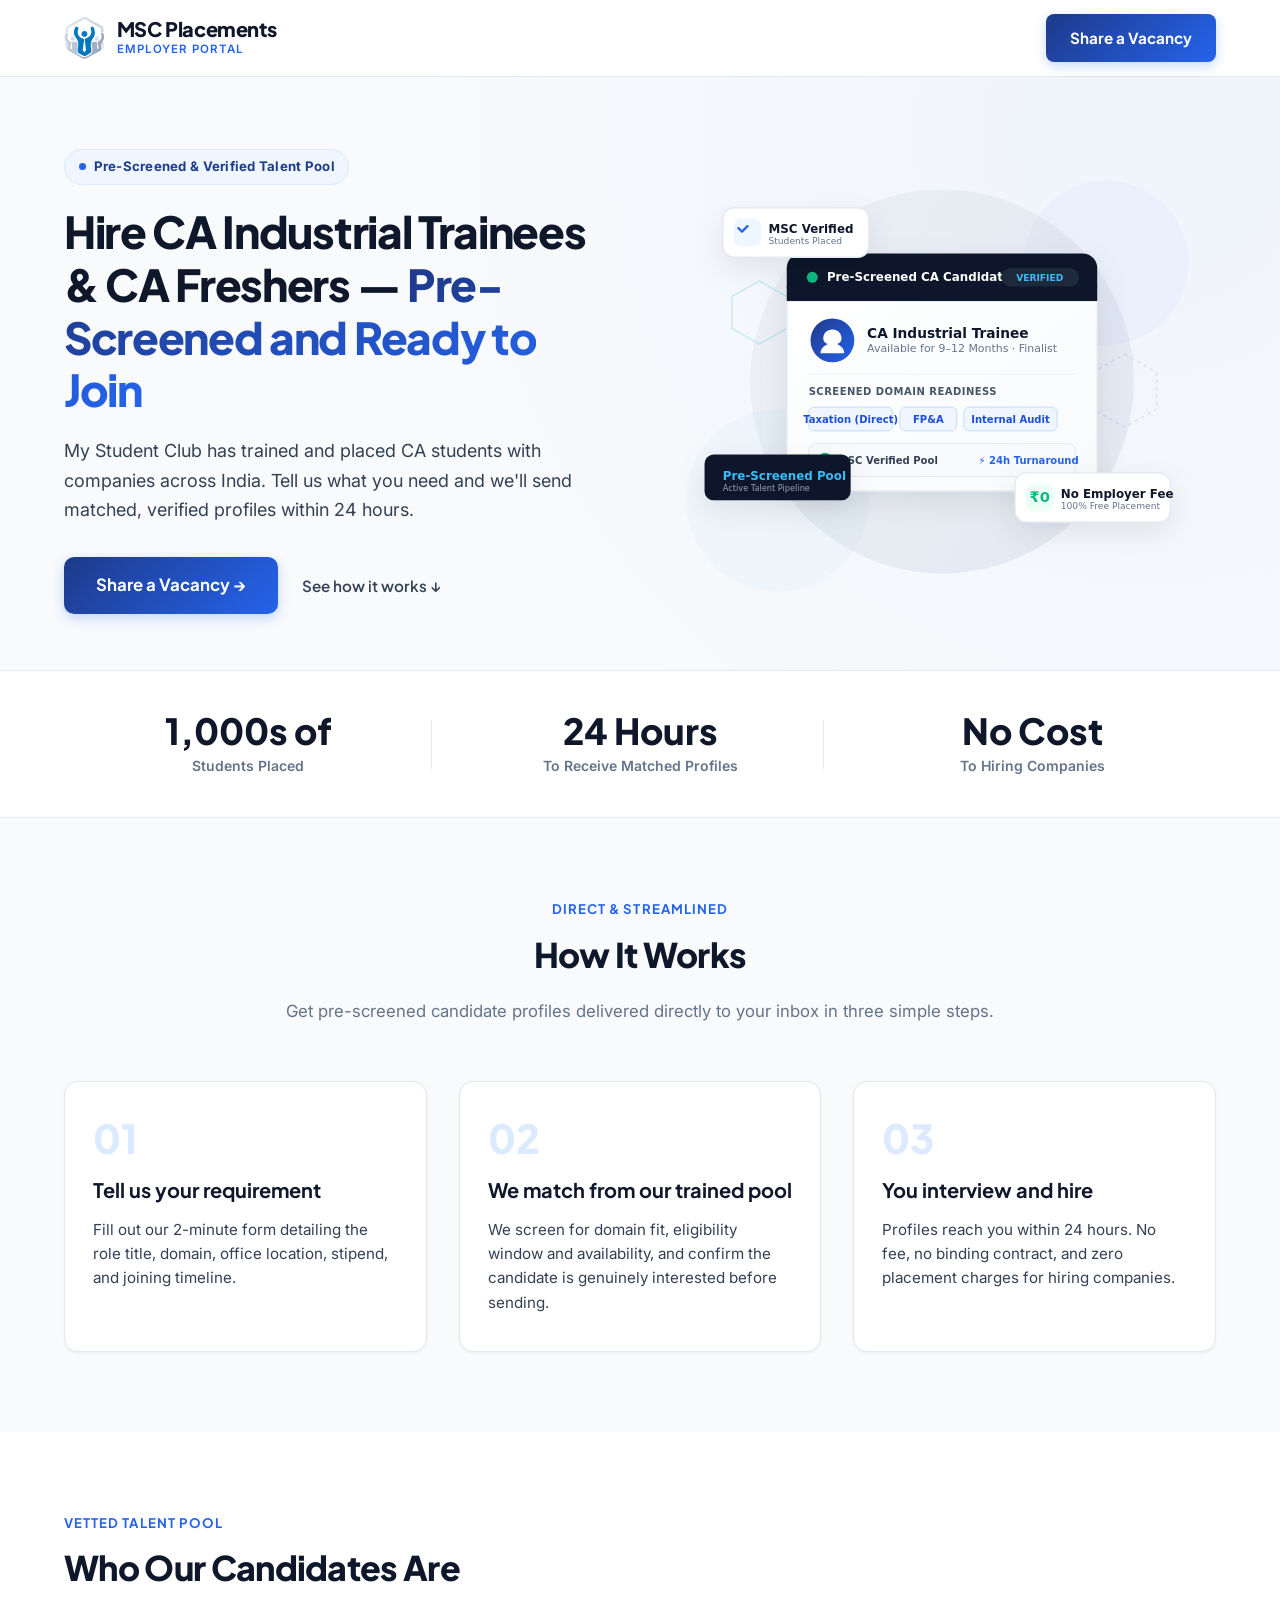
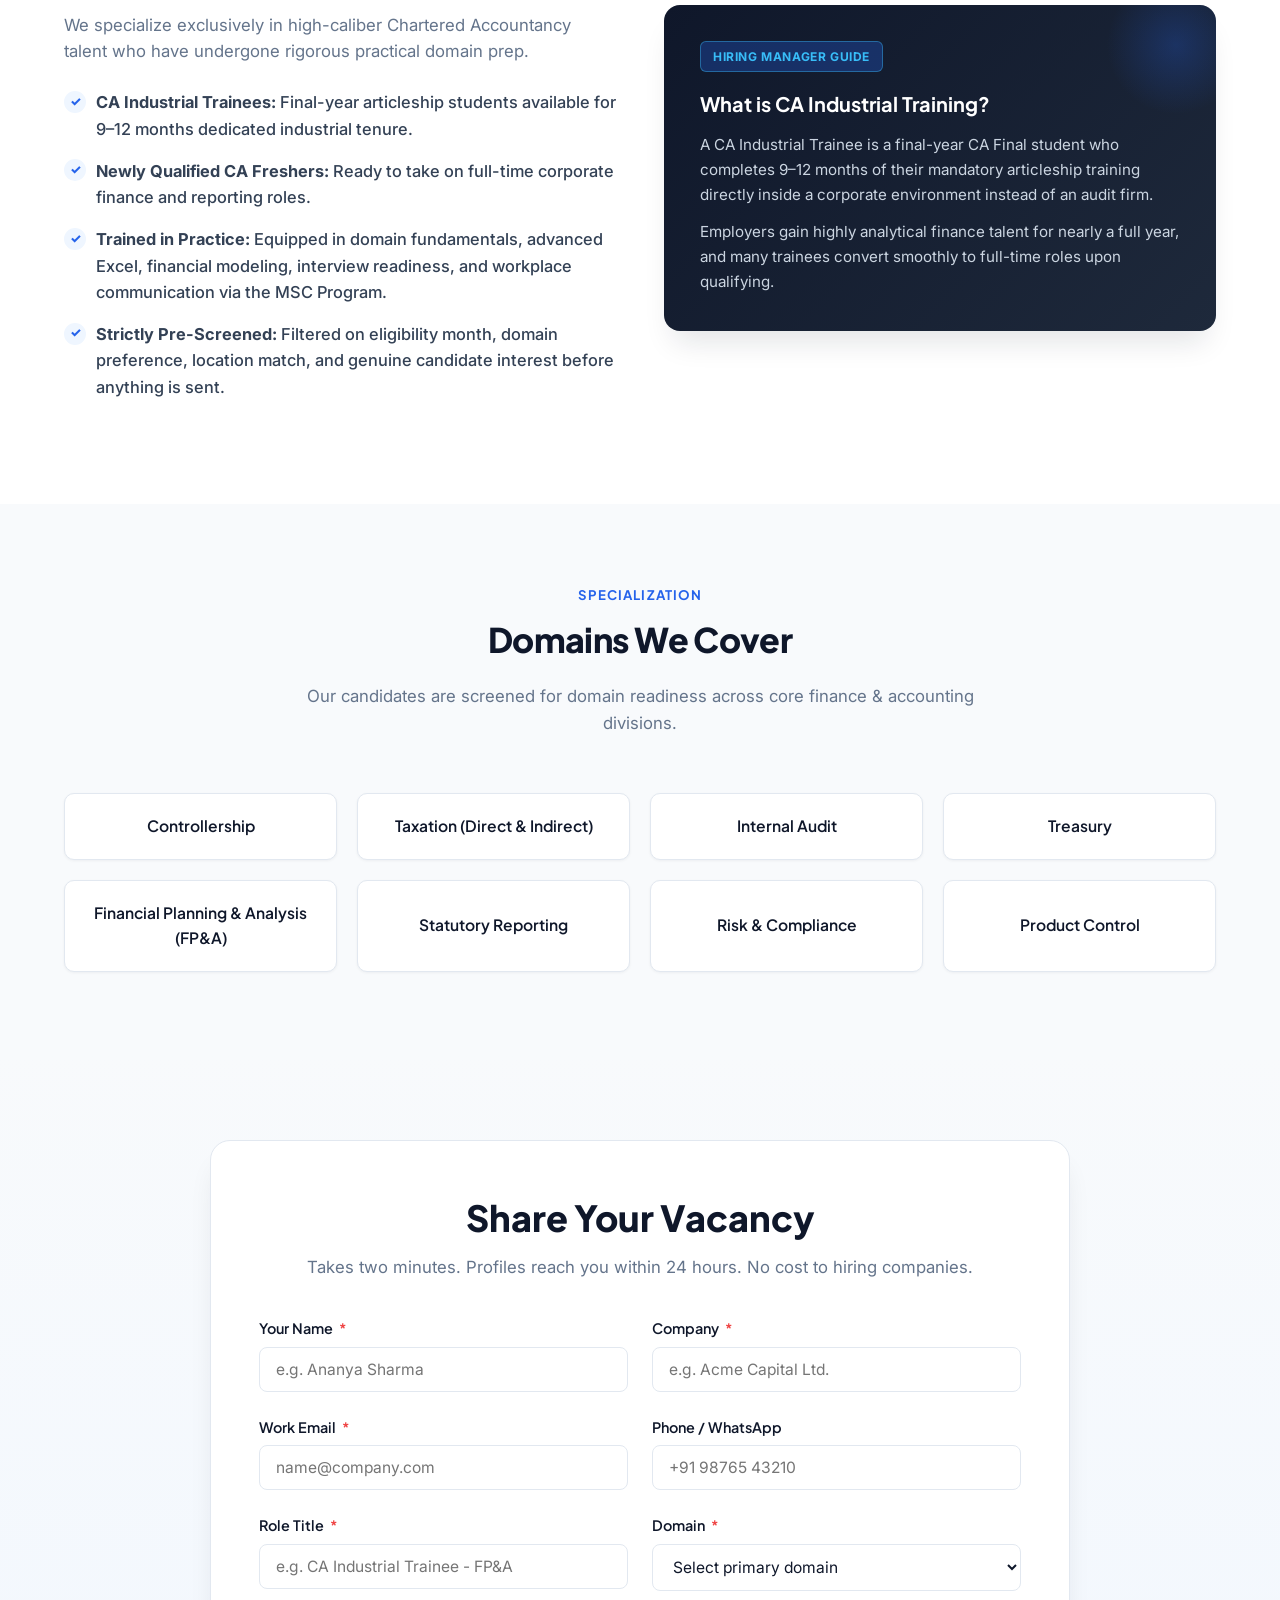
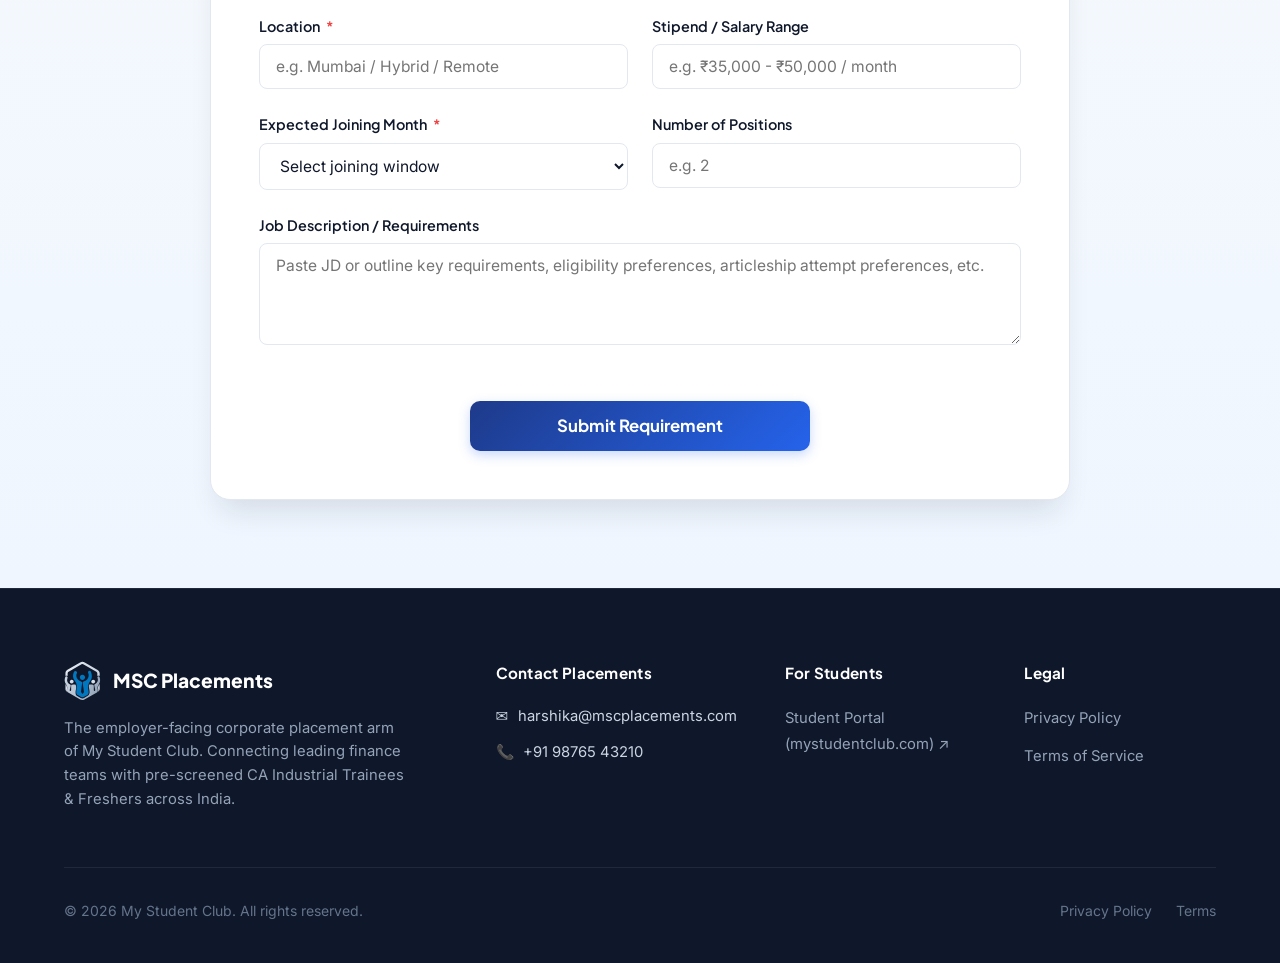
<file: index.html>
<!DOCTYPE html>
<html lang="en">
<head>
  <meta charset="UTF-8">
  <meta name="viewport" content="width=device-width, initial-scale=1.0">
  
  <!-- Primary SEO Meta Tags -->
  <title>Hire CA Industrial Trainees &amp; CA Freshers | MSC Placements</title>
  <meta name="title" content="Hire CA Industrial Trainees &amp; CA Freshers | MSC Placements">
  <meta name="description" content="My Student Club connects top hiring managers with pre-screened, verified CA Industrial Trainees and CA Freshers across India within 24 hours. Zero recruitment fees.">
  <meta name="robots" content="index, follow">
  <meta name="author" content="My Student Club">

  <!-- Open Graph / Facebook / LinkedIn / WhatsApp -->
  <meta property="og:type" content="website">
  <meta property="og:url" content="https://mscplacements.com/">
  <meta property="og:title" content="Hire CA Industrial Trainees &amp; CA Freshers | MSC Placements">
  <meta property="og:description" content="Pre-screened, domain-trained CA Industrial Trainees (9–12 months availability) and CA Freshers. Get matched profiles within 24 hours at zero employer cost.">
  <meta property="og:image" content="https://mscplacements.com/assets/og-image.png">

  <!-- Twitter Card Tags -->
  <meta property="twitter:card" content="summary_large_image">
  <meta property="twitter:url" content="https://mscplacements.com/">
  <meta property="twitter:title" content="Hire CA Industrial Trainees &amp; CA Freshers | MSC Placements">
  <meta property="twitter:description" content="Pre-screened, domain-trained CA Industrial Trainees (9–12 months availability) and CA Freshers. Get matched profiles within 24 hours at zero employer cost.">
  <meta property="twitter:image" content="https://mscplacements.com/assets/og-image.png">

  <!-- Favicons -->
  <link rel="icon" href="favicon.svg" type="image/svg+xml">
  <link rel="icon" href="favicon.png" sizes="192x192" type="image/png">
  <link rel="shortcut icon" href="favicon.ico">

  <!-- Stylesheet -->
  <link rel="stylesheet" href="styles.css">

  <!-- Google Analytics Placeholder (Replace GA_MEASUREMENT_ID with your real ID) -->
  <script async src="https://www.googletagmanager.com/gtag/js?id=GA_MEASUREMENT_ID"></script>
  <script>
    window.dataLayer = window.dataLayer || [];
    function gtag(){dataLayer.push(arguments);}
    gtag('js', new Date());
    gtag('config', 'GA_MEASUREMENT_ID');
  </script>
</head>
<body id="top">

  <!-- Header -->
  <header class="header">
    <div class="container">
      <div class="header-inner">
        <a href="#top" class="brand-logo" aria-label="MSC Placements Homepage">
          <img src="assets/msc-logo.svg" alt="MSC Mark" width="44" height="44">
          <div class="brand-text">
            <span class="brand-name">MSC Placements</span>
            <span class="brand-sub">Employer Portal</span>
          </div>
        </a>

        <a href="#vacancy-form" class="btn-primary">Share a Vacancy</a>
      </div>
    </div>
  </header>

  <!-- Hero Section -->
  <section class="hero">
    <div class="container">
      <div class="hero-grid">
        <div class="hero-content">
          <div class="hero-badge">
            <span class="hero-badge-dot"></span>
            Pre-Screened &amp; Verified Talent Pool
          </div>

          <h1 class="hero-title">
            Hire CA Industrial Trainees &amp; CA Freshers — <span>Pre-Screened and Ready to Join</span>
          </h1>

          <p class="hero-sub">
            My Student Club has trained and placed CA students with companies across India. Tell us what you need and we'll send matched, verified profiles within 24 hours.
          </p>

          <div class="hero-actions">
            <a href="#vacancy-form" class="btn-primary btn-primary-lg">Share a Vacancy →</a>
            <a href="#how-it-works" class="link-secondary">See how it works ↓</a>
          </div>
        </div>

        <div class="hero-visual">
          <img src="assets/hero-illustration.svg" alt="MSC Candidate Placement System Illustration" width="600" height="500">
        </div>
      </div>
    </div>
  </section>

  <!-- Trust Bar -->
  <div class="trust-bar">
    <div class="container">
      <div class="trust-grid">
        <div class="trust-item">
          <div class="trust-number">1,000s of</div>
          <div class="trust-label">Students Placed</div>
        </div>
        <div class="trust-item">
          <div class="trust-number">24 Hours</div>
          <div class="trust-label">To Receive Matched Profiles</div>
        </div>
        <div class="trust-item">
          <div class="trust-number">No Cost</div>
          <div class="trust-label">To Hiring Companies</div>
        </div>
      </div>
    </div>
  </div>

  <!-- How It Works -->
  <section id="how-it-works" class="section">
    <div class="container">
      <div class="section-header">
        <span class="section-tag">Direct &amp; Streamlined</span>
        <h2 class="section-title">How It Works</h2>
        <p class="section-desc">Get pre-screened candidate profiles delivered directly to your inbox in three simple steps.</p>
      </div>

      <div class="steps-grid">
        <div class="step-card">
          <div class="step-num">01</div>
          <h3 class="step-title">Tell us your requirement</h3>
          <p class="step-body">Fill out our 2-minute form detailing the role title, domain, office location, stipend, and joining timeline.</p>
        </div>

        <div class="step-card">
          <div class="step-num">02</div>
          <h3 class="step-title">We match from our trained pool</h3>
          <p class="step-body">We screen for domain fit, eligibility window and availability, and confirm the candidate is genuinely interested before sending.</p>
        </div>

        <div class="step-card">
          <div class="step-num">03</div>
          <h3 class="step-title">You interview and hire</h3>
          <p class="step-body">Profiles reach you within 24 hours. No fee, no binding contract, and zero placement charges for hiring companies.</p>
        </div>
      </div>
    </div>
  </section>

  <!-- Who Our Candidates Are -->
  <section class="section section-alt">
    <div class="container">
      <div class="candidates-grid">
        <div class="candidates-content">
          <span class="section-tag">Vetted Talent Pool</span>
          <h2 class="section-title">Who Our Candidates Are</h2>
          <p class="section-desc">
            We specialize exclusively in high-caliber Chartered Accountancy talent who have undergone rigorous practical domain prep.
          </p>

          <ul class="candidate-list">
            <li><strong>CA Industrial Trainees:</strong> Final-year articleship students available for 9–12 months dedicated industrial tenure.</li>
            <li><strong>Newly Qualified CA Freshers:</strong> Ready to take on full-time corporate finance and reporting roles.</li>
            <li><strong>Trained in Practice:</strong> Equipped in domain fundamentals, advanced Excel, financial modeling, interview readiness, and workplace communication via the MSC Program.</li>
            <li><strong>Strictly Pre-Screened:</strong> Filtered on eligibility month, domain preference, location match, and genuine candidate interest before anything is sent.</li>
          </ul>
        </div>

        <div class="industrial-explainer-card">
          <span class="explainer-badge">Hiring Manager Guide</span>
          <h3 class="explainer-heading">What is CA Industrial Training?</h3>
          <p class="explainer-text">
            A CA Industrial Trainee is a final-year CA Final student who completes 9–12 months of their mandatory articleship training directly inside a corporate environment instead of an audit firm.
          </p>
          <p class="explainer-text" style="margin-top: 0.75rem;">
            Employers gain highly analytical finance talent for nearly a full year, and many trainees convert smoothly to full-time roles upon qualifying.
          </p>
        </div>
      </div>
    </div>
  </section>

  <!-- Domains We Cover -->
  <section class="section">
    <div class="container">
      <div class="section-header">
        <span class="section-tag">Specialization</span>
        <h2 class="section-title">Domains We Cover</h2>
        <p class="section-desc">Our candidates are screened for domain readiness across core finance &amp; accounting divisions.</p>
      </div>

      <div class="domains-grid">
        <div class="domain-pill">Controllership</div>
        <div class="domain-pill">Taxation (Direct &amp; Indirect)</div>
        <div class="domain-pill">Internal Audit</div>
        <div class="domain-pill">Treasury</div>
        <div class="domain-pill">Financial Planning &amp; Analysis (FP&amp;A)</div>
        <div class="domain-pill">Statutory Reporting</div>
        <div class="domain-pill">Risk &amp; Compliance</div>
        <div class="domain-pill">Product Control</div>
      </div>
    </div>
  </section>

  <!-- Vacancy Form Section -->
  <section id="vacancy-form" class="form-section">
    <div class="container">
      <div class="form-card">
        <div class="form-header">
          <h2 class="form-title">Share Your Vacancy</h2>
          <p class="form-subline">Takes two minutes. Profiles reach you within 24 hours. No cost to hiring companies.</p>
        </div>

        <!-- Success Banner -->
        <div id="form-success" class="form-banner form-banner-success">
          <div class="form-banner-success-icon">✓</div>
          <div>
            <div class="form-banner-title">Requirement Received</div>
            <div class="form-banner-text">Thank you — we'll be in touch within 24 hours with matched, pre-screened profiles.</div>
          </div>
        </div>

        <form id="placementForm" novalidate>
          <!-- Spam Honeypot Field -->
          <div class="hp-field">
            <label for="website_hp">Do not fill this out if human</label>
            <input type="text" id="website_hp" name="website_hp" tabindex="-1" autocomplete="off">
          </div>

          <div class="form-grid">
            <!-- Name -->
            <div class="form-group">
              <label for="userName" class="form-label">Your Name <span class="req">*</span></label>
              <input type="text" id="userName" name="userName" class="form-input" placeholder="e.g. Ananya Sharma" required>
              <span class="form-error-msg" id="err-userName">Please enter your name.</span>
            </div>

            <!-- Company -->
            <div class="form-group">
              <label for="companyName" class="form-label">Company <span class="req">*</span></label>
              <input type="text" id="companyName" name="companyName" class="form-input" placeholder="e.g. Acme Capital Ltd." required>
              <span class="form-error-msg" id="err-companyName">Please enter your company name.</span>
            </div>

            <!-- Work Email -->
            <div class="form-group">
              <label for="workEmail" class="form-label">Work Email <span class="req">*</span></label>
              <input type="email" id="workEmail" name="workEmail" class="form-input" placeholder="name@company.com" required>
              <span class="form-error-msg" id="err-workEmail">Please enter a valid work email address.</span>
            </div>

            <!-- Phone / WhatsApp -->
            <div class="form-group">
              <label for="phone" class="form-label">Phone / WhatsApp</label>
              <input type="tel" id="phone" name="phone" class="form-input" placeholder="+91 98765 43210">
            </div>

            <!-- Role Title -->
            <div class="form-group">
              <label for="roleTitle" class="form-label">Role Title <span class="req">*</span></label>
              <input type="text" id="roleTitle" name="roleTitle" class="form-input" placeholder="e.g. CA Industrial Trainee - FP&amp;A" required>
              <span class="form-error-msg" id="err-roleTitle">Please specify the role title.</span>
            </div>

            <!-- Domain Dropdown -->
            <div class="form-group">
              <label for="domain" class="form-label">Domain <span class="req">*</span></label>
              <select id="domain" name="domain" class="form-select" required>
                <option value="" disabled selected>Select primary domain</option>
                <option value="Controllership">Controllership</option>
                <option value="Taxation (Direct & Indirect)">Taxation (Direct &amp; Indirect)</option>
                <option value="Internal Audit">Internal Audit</option>
                <option value="Treasury">Treasury</option>
                <option value="Financial Planning & Analysis">Financial Planning &amp; Analysis (FP&amp;A)</option>
                <option value="Statutory Reporting">Statutory Reporting</option>
                <option value="Risk & Compliance">Risk &amp; Compliance</option>
                <option value="Product Control">Product Control</option>
                <option value="Other">Other</option>
              </select>
              <span class="form-error-msg" id="err-domain">Please select a domain.</span>
            </div>

            <!-- Location -->
            <div class="form-group">
              <label for="location" class="form-label">Location <span class="req">*</span></label>
              <input type="text" id="location" name="location" class="form-input" placeholder="e.g. Mumbai / Hybrid / Remote" required>
              <span class="form-error-msg" id="err-location">Please specify location.</span>
            </div>

            <!-- Stipend / Salary Range -->
            <div class="form-group">
              <label for="stipend" class="form-label">Stipend / Salary Range</label>
              <input type="text" id="stipend" name="stipend" class="form-input" placeholder="e.g. ₹35,000 - ₹50,000 / month">
            </div>

            <!-- Expected Joining Month Dropdown -->
            <div class="form-group">
              <label for="joiningMonth" class="form-label">Expected Joining Month <span class="req">*</span></label>
              <select id="joiningMonth" name="joiningMonth" class="form-select" required>
                <option value="" disabled selected>Select joining window</option>
                <!-- Populated dynamically via JS for next 6 months -->
              </select>
              <span class="form-error-msg" id="err-joiningMonth">Please select expected joining month.</span>
            </div>

            <!-- Number of Positions -->
            <div class="form-group">
              <label for="numPositions" class="form-label">Number of Positions</label>
              <input type="number" id="numPositions" name="numPositions" class="form-input" min="1" max="100" placeholder="e.g. 2">
            </div>

            <!-- Job Description / Details -->
            <div class="form-group form-group-full">
              <label for="jobDescription" class="form-label">Job Description / Requirements</label>
              <textarea id="jobDescription" name="jobDescription" class="form-textarea" rows="4" placeholder="Paste JD or outline key requirements, eligibility preferences, articleship attempt preferences, etc."></textarea>
            </div>

            <!-- Submit Button -->
            <div class="form-submit-wrapper">
              <button type="submit" id="submitBtn" class="btn-primary btn-primary-lg form-submit-btn">
                <span>Submit Requirement</span>
              </button>
            </div>
          </div>
        </form>
      </div>
    </div>
  </section>

  <!-- Footer -->
  <footer class="footer">
    <div class="container">
      <div class="footer-grid">
        <!-- Brand Column -->
        <div class="footer-brand">
          <a href="#top" class="footer-logo">
            <img src="assets/msc-logo.svg" alt="MSC Mark" width="40" height="40">
            <span class="footer-logo-text">MSC Placements</span>
          </a>
          <p class="footer-desc">
            The employer-facing corporate placement arm of My Student Club. Connecting leading finance teams with pre-screened CA Industrial Trainees &amp; Freshers across India.
          </p>
        </div>

        <!-- Contact Column -->
        <div>
          <h4 class="footer-heading">Contact Placements</h4>
          <div class="footer-contact-item">
            ✉ <a href="mailto:harshika@mscplacements.com">harshika@mscplacements.com</a>
          </div>
          <div class="footer-contact-item">
            📞 <a href="tel:+919876543210">+91 98765 43210</a>
          </div>
        </div>

        <!-- Student Portal Link -->
        <div>
          <h4 class="footer-heading">For Students</h4>
          <ul class="footer-links">
            <li><a href="https://mystudentclub.com" target="_blank" rel="noopener">Student Portal (mystudentclub.com) ↗</a></li>
          </ul>
        </div>

        <!-- Legal Column -->
        <div>
          <h4 class="footer-heading">Legal</h4>
          <ul class="footer-links">
            <li><a href="privacy.html">Privacy Policy</a></li>
            <li><a href="terms.html">Terms of Service</a></li>
          </ul>
        </div>
      </div>

      <!-- Bottom Strip -->
      <div class="footer-bottom">
        <div>&copy; <span id="yearSpan"></span> My Student Club. All rights reserved.</div>
        <div class="footer-legal-links">
          <a href="privacy.html">Privacy Policy</a>
          <a href="terms.html">Terms</a>
        </div>
      </div>
    </div>
  </footer>

  <!-- Form Validation & Submission Script -->
  <script>
    document.addEventListener('DOMContentLoaded', () => {
      // 1. Populate next 6 months dynamically in dropdown
      const joiningSelect = document.getElementById('joiningMonth');
      const now = new Date();
      const monthNames = ["January", "February", "March", "April", "May", "June", "July", "August", "September", "October", "November", "December"];
      
      for (let i = 0; i < 6; i++) {
        const d = new Date(now.getFullYear(), now.getMonth() + i, 1);
        const monthStr = `${monthNames[d.getMonth()]} ${d.getFullYear()}`;
        const option = document.createElement('option');
        option.value = monthStr;
        option.textContent = monthStr + (i === 0 ? " (Immediate)" : "");
        joiningSelect.appendChild(option);
      }

      // 2. Dynamic Copyright Year
      document.getElementById('yearSpan').textContent = new Date().getFullYear();

      // 3. Form Validation & AJAX Submit
      const form = document.getElementById('placementForm');
      const submitBtn = document.getElementById('submitBtn');
      const successBanner = document.getElementById('form-success');

      // Endpoint URL: Cloudflare Worker Middleman or direct Apps Script Web App URL
      // Update this URL after deploying your CF Worker or Apps Script Web App
      const SUBMIT_ENDPOINT = 'https://mscplacements-worker.yourdomain.workers.dev/submit';

      form.addEventListener('submit', async (e) => {
        e.preventDefault();

        // Check Honeypot for bot filtering
        const hp = document.getElementById('website_hp').value;
        if (hp) {
          console.warn('Bot detected via honeypot');
          return;
        }

        // Validate required fields
        let isValid = true;
        const requiredFields = [
          { id: 'userName', errId: 'err-userName' },
          { id: 'companyName', errId: 'err-companyName' },
          { id: 'workEmail', errId: 'err-workEmail', isEmail: true },
          { id: 'roleTitle', errId: 'err-roleTitle' },
          { id: 'domain', errId: 'err-domain' },
          { id: 'location', errId: 'err-location' },
          { id: 'joiningMonth', errId: 'err-joiningMonth' }
        ];

        requiredFields.forEach(field => {
          const input = document.getElementById(field.id);
          const errEl = document.getElementById(field.errId);
          let fieldValid = true;

          if (!input.value || input.value.trim() === '') {
            fieldValid = false;
          } else if (field.isEmail) {
            const emailRegex = /^[^\s@]+@[^\s@]+\.[^\s@]+$/;
            if (!emailRegex.test(input.value.trim())) {
              fieldValid = false;
            }
          }

          if (!fieldValid) {
            input.classList.add('is-invalid');
            if (errEl) errEl.classList.add('active');
            isValid = false;
          } else {
            input.classList.remove('is-invalid');
            if (errEl) errEl.classList.remove('active');
          }
        });

        if (!isValid) {
          const firstInvalid = form.querySelector('.is-invalid');
          if (firstInvalid) firstInvalid.focus();
          return;
        }

        // Prepare payload
        const formData = {
          userName: document.getElementById('userName').value.trim(),
          companyName: document.getElementById('companyName').value.trim(),
          workEmail: document.getElementById('workEmail').value.trim(),
          phone: document.getElementById('phone').value.trim(),
          roleTitle: document.getElementById('roleTitle').value.trim(),
          domain: document.getElementById('domain').value,
          location: document.getElementById('location').value.trim(),
          stipend: document.getElementById('stipend').value.trim(),
          joiningMonth: document.getElementById('joiningMonth').value,
          numPositions: document.getElementById('numPositions').value.trim(),
          jobDescription: document.getElementById('jobDescription').value.trim(),
          submittedAt: new Date().toISOString()
        };

        // UI Loading state
        submitBtn.disabled = true;
        const origBtnText = submitBtn.innerHTML;
        submitBtn.innerHTML = '<span>Submitting...</span>';

        try {
          // Attempt fetch to backend endpoint
          const response = await fetch(SUBMIT_ENDPOINT, {
            method: 'POST',
            headers: { 'Content-Type': 'application/json' },
            body: JSON.stringify(formData)
          });

          // Show success message regardless of cross-origin or local test state
          form.reset();
          form.style.display = 'none';
          successBanner.style.display = 'flex';
          successBanner.scrollIntoView({ behavior: 'smooth', block: 'center' });
        } catch (error) {
          console.log('Submission received:', formData);
          // Fallback UI success for graceful degradation
          form.reset();
          form.style.display = 'none';
          successBanner.style.display = 'flex';
          successBanner.scrollIntoView({ behavior: 'smooth', block: 'center' });
        } finally {
          submitBtn.disabled = false;
          submitBtn.innerHTML = origBtnText;
        }
      });

      // Clear error on input focus / change
      const inputs = form.querySelectorAll('.form-input, .form-select, .form-textarea');
      inputs.forEach(input => {
        input.addEventListener('input', () => {
          input.classList.remove('is-invalid');
          const errEl = document.getElementById(`err-${input.id}`);
          if (errEl) errEl.classList.remove('active');
        });
      });
    });
  </script>
</body>
</html>
</file>
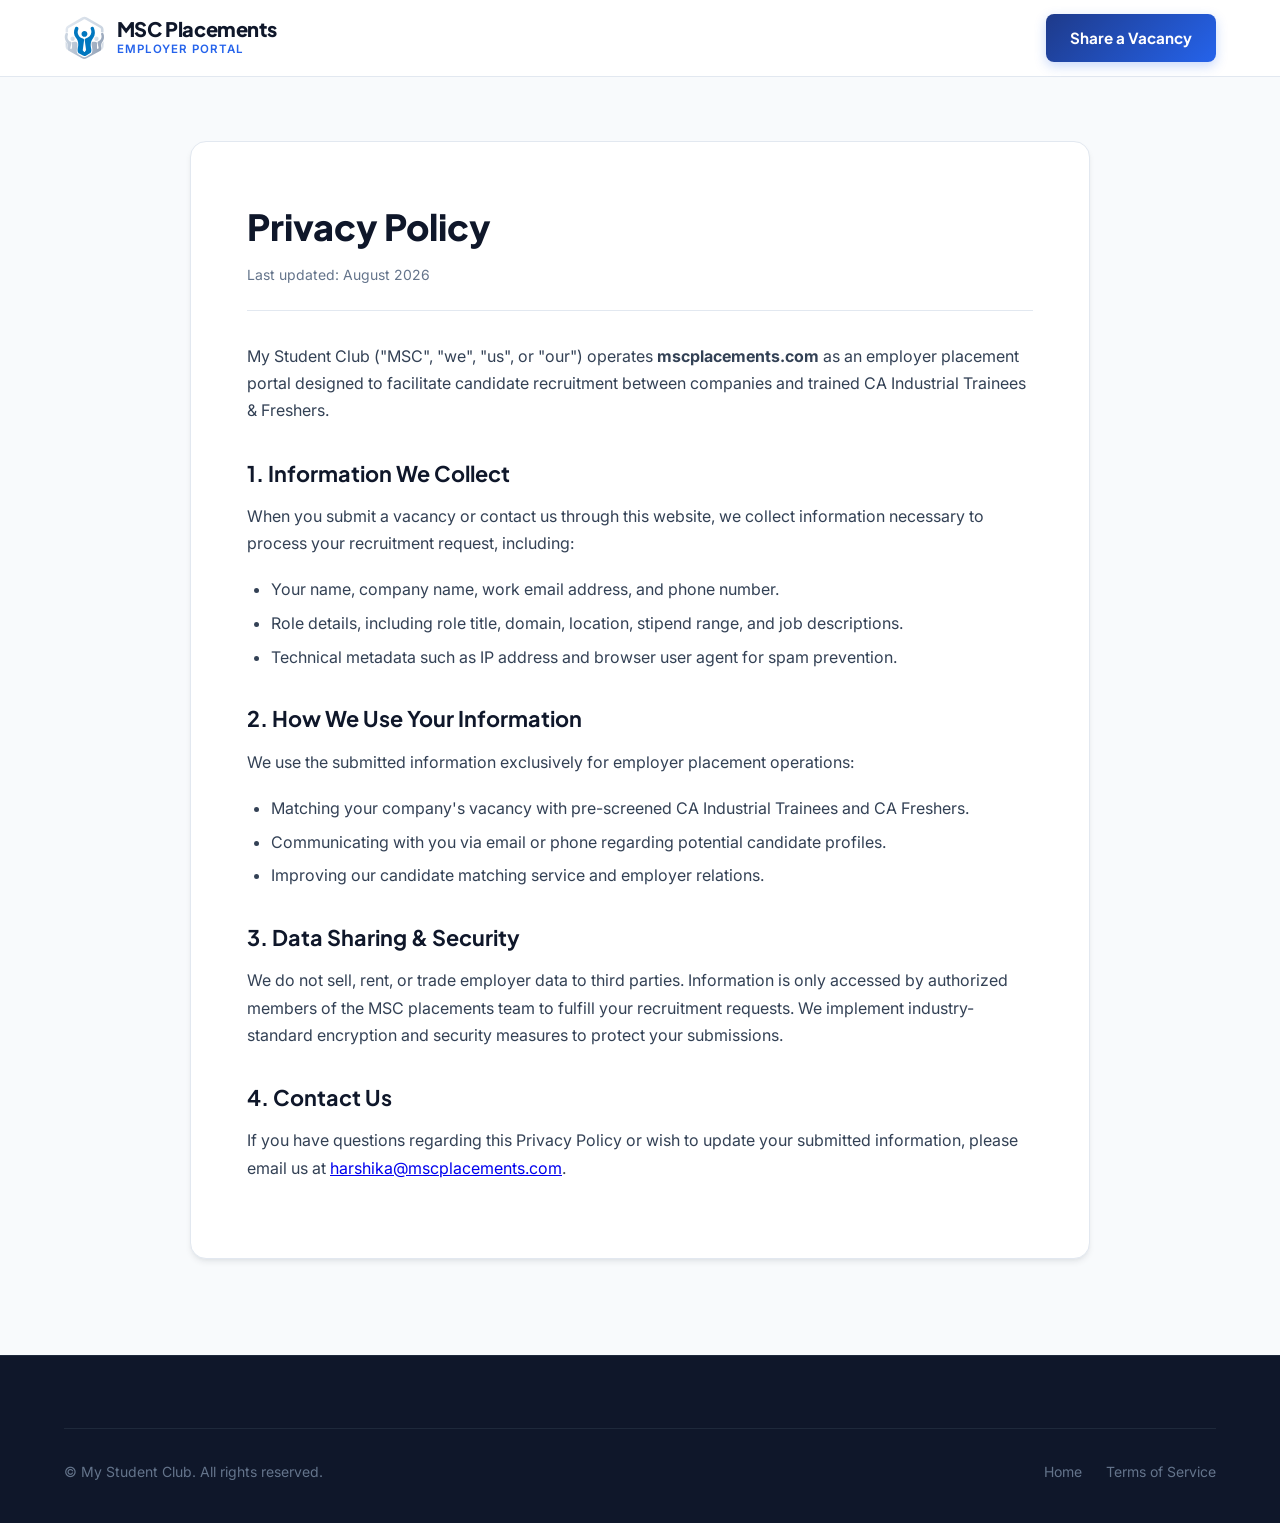
<file: privacy.html>
<!DOCTYPE html>
<html lang="en">
<head>
  <meta charset="UTF-8">
  <meta name="viewport" content="width=device-width, initial-scale=1.0">
  <title>Privacy Policy | MSC Placements</title>
  <meta name="robots" content="noindex, follow">
  <link rel="icon" href="favicon.svg" type="image/svg+xml">
  <link rel="shortcut icon" href="favicon.ico">
  <link rel="stylesheet" href="styles.css">
</head>
<body>
  <!-- Header -->
  <header class="header">
    <div class="container">
      <div class="header-inner">
        <a href="index.html" class="brand-logo" aria-label="MSC Placements Homepage">
          <img src="assets/msc-logo.svg" alt="MSC Mark" width="44" height="44">
          <div class="brand-text">
            <span class="brand-name">MSC Placements</span>
            <span class="brand-sub">Employer Portal</span>
          </div>
        </a>

        <a href="index.html#vacancy-form" class="btn-primary">Share a Vacancy</a>
      </div>
    </div>
  </header>

  <!-- Content -->
  <main class="legal-page">
    <div class="container">
      <div class="legal-card">
        <h1 class="legal-title">Privacy Policy</h1>
        <div class="legal-date">Last updated: August 2026</div>

        <div class="legal-content">
          <p>
            My Student Club ("MSC", "we", "us", or "our") operates <strong>mscplacements.com</strong> as an employer placement portal designed to facilitate candidate recruitment between companies and trained CA Industrial Trainees &amp; Freshers.
          </p>

          <h2>1. Information We Collect</h2>
          <p>When you submit a vacancy or contact us through this website, we collect information necessary to process your recruitment request, including:</p>
          <ul>
            <li>Your name, company name, work email address, and phone number.</li>
            <li>Role details, including role title, domain, location, stipend range, and job descriptions.</li>
            <li>Technical metadata such as IP address and browser user agent for spam prevention.</li>
          </ul>

          <h2>2. How We Use Your Information</h2>
          <p>We use the submitted information exclusively for employer placement operations:</p>
          <ul>
            <li>Matching your company's vacancy with pre-screened CA Industrial Trainees and CA Freshers.</li>
            <li>Communicating with you via email or phone regarding potential candidate profiles.</li>
            <li>Improving our candidate matching service and employer relations.</li>
          </ul>

          <h2>3. Data Sharing &amp; Security</h2>
          <p>
            We do not sell, rent, or trade employer data to third parties. Information is only accessed by authorized members of the MSC placements team to fulfill your recruitment requests. We implement industry-standard encryption and security measures to protect your submissions.
          </p>

          <h2>4. Contact Us</h2>
          <p>
            If you have questions regarding this Privacy Policy or wish to update your submitted information, please email us at <a href="mailto:harshika@mscplacements.com">harshika@mscplacements.com</a>.
          </p>
        </div>
      </div>
    </div>
  </main>

  <!-- Footer -->
  <footer class="footer">
    <div class="container">
      <div class="footer-bottom">
        <div>&copy; My Student Club. All rights reserved.</div>
        <div class="footer-legal-links">
          <a href="index.html">Home</a>
          <a href="terms.html">Terms of Service</a>
        </div>
      </div>
    </div>
  </footer>
</body>
</html>
</file>
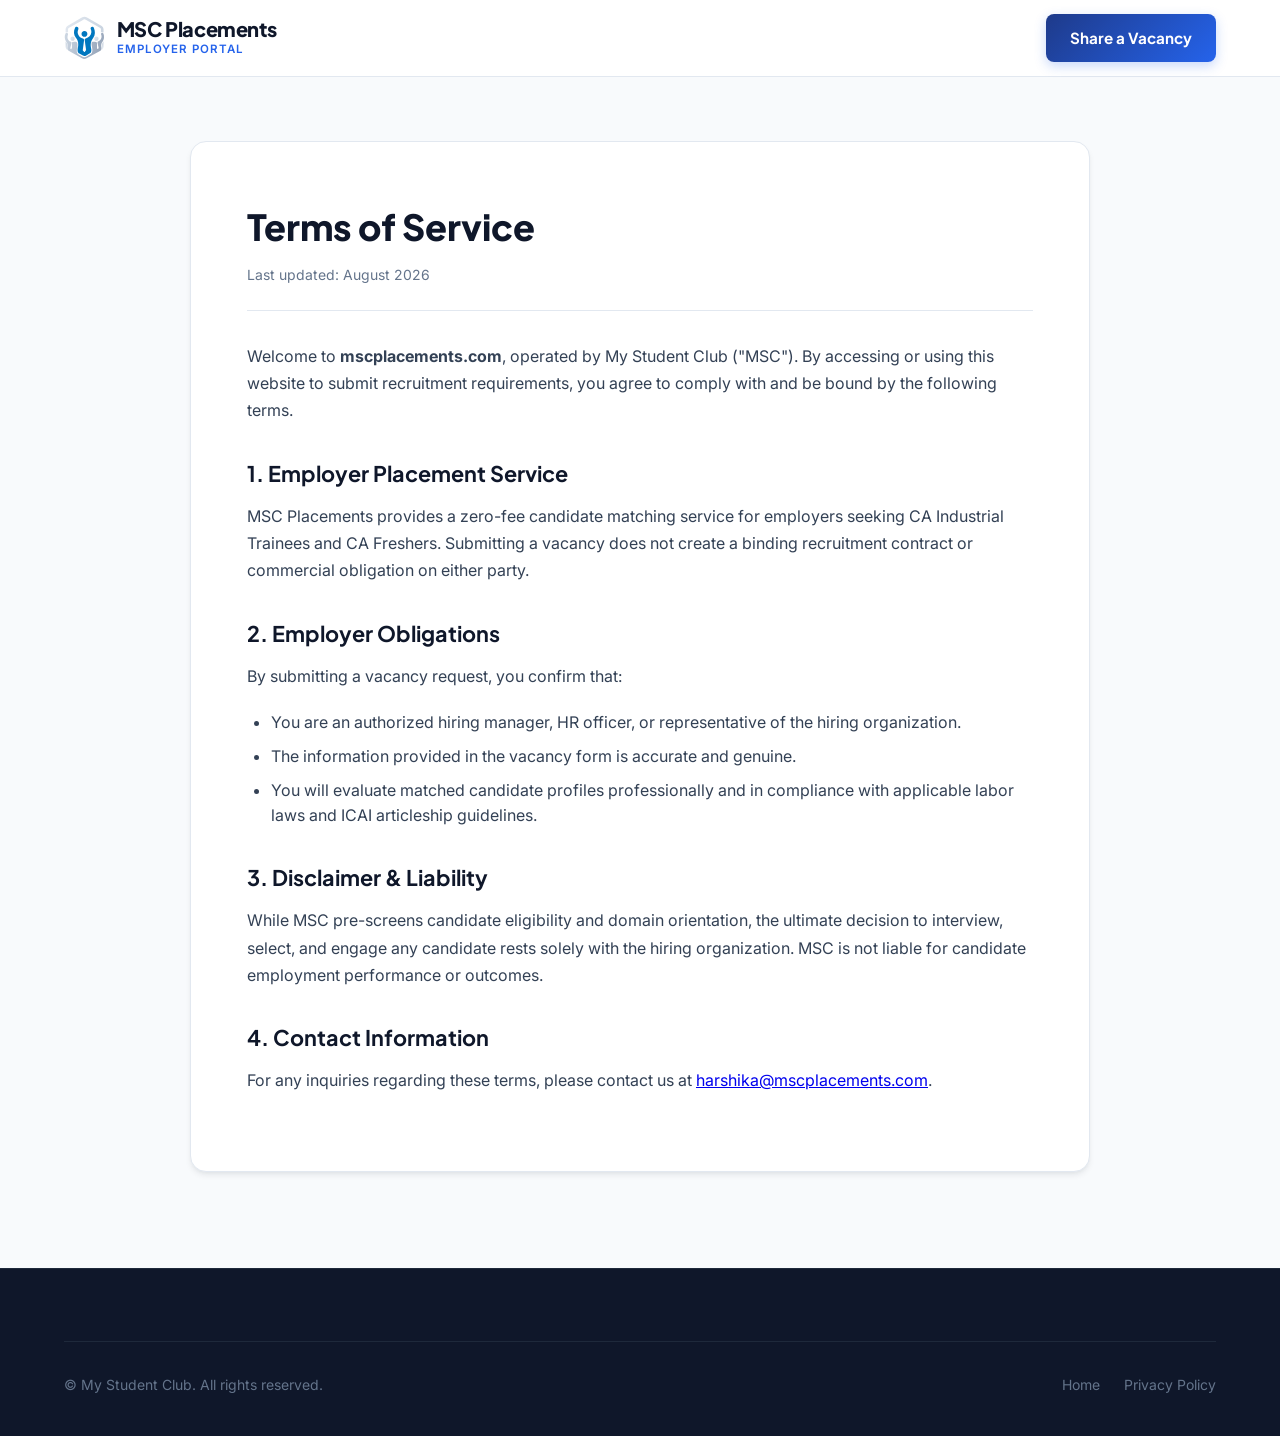
<file: terms.html>
<!DOCTYPE html>
<html lang="en">
<head>
  <meta charset="UTF-8">
  <meta name="viewport" content="width=device-width, initial-scale=1.0">
  <title>Terms of Service | MSC Placements</title>
  <meta name="robots" content="noindex, follow">
  <link rel="icon" href="favicon.svg" type="image/svg+xml">
  <link rel="shortcut icon" href="favicon.ico">
  <link rel="stylesheet" href="styles.css">
</head>
<body>
  <!-- Header -->
  <header class="header">
    <div class="container">
      <div class="header-inner">
        <a href="index.html" class="brand-logo" aria-label="MSC Placements Homepage">
          <img src="assets/msc-logo.svg" alt="MSC Mark" width="44" height="44">
          <div class="brand-text">
            <span class="brand-name">MSC Placements</span>
            <span class="brand-sub">Employer Portal</span>
          </div>
        </a>

        <a href="index.html#vacancy-form" class="btn-primary">Share a Vacancy</a>
      </div>
    </div>
  </header>

  <!-- Content -->
  <main class="legal-page">
    <div class="container">
      <div class="legal-card">
        <h1 class="legal-title">Terms of Service</h1>
        <div class="legal-date">Last updated: August 2026</div>

        <div class="legal-content">
          <p>
            Welcome to <strong>mscplacements.com</strong>, operated by My Student Club ("MSC"). By accessing or using this website to submit recruitment requirements, you agree to comply with and be bound by the following terms.
          </p>

          <h2>1. Employer Placement Service</h2>
          <p>
            MSC Placements provides a zero-fee candidate matching service for employers seeking CA Industrial Trainees and CA Freshers. Submitting a vacancy does not create a binding recruitment contract or commercial obligation on either party.
          </p>

          <h2>2. Employer Obligations</h2>
          <p>By submitting a vacancy request, you confirm that:</p>
          <ul>
            <li>You are an authorized hiring manager, HR officer, or representative of the hiring organization.</li>
            <li>The information provided in the vacancy form is accurate and genuine.</li>
            <li>You will evaluate matched candidate profiles professionally and in compliance with applicable labor laws and ICAI articleship guidelines.</li>
          </ul>

          <h2>3. Disclaimer &amp; Liability</h2>
          <p>
            While MSC pre-screens candidate eligibility and domain orientation, the ultimate decision to interview, select, and engage any candidate rests solely with the hiring organization. MSC is not liable for candidate employment performance or outcomes.
          </p>

          <h2>4. Contact Information</h2>
          <p>
            For any inquiries regarding these terms, please contact us at <a href="mailto:harshika@mscplacements.com">harshika@mscplacements.com</a>.
          </p>
        </div>
      </div>
    </div>
  </main>

  <!-- Footer -->
  <footer class="footer">
    <div class="container">
      <div class="footer-bottom">
        <div>&copy; My Student Club. All rights reserved.</div>
        <div class="footer-legal-links">
          <a href="index.html">Home</a>
          <a href="privacy.html">Privacy Policy</a>
        </div>
      </div>
    </div>
  </footer>
</body>
</html>
</file>
<file: styles.css>
/* ==========================================================================
   mscplacements.com — Corporate B2B Design System
   Color Tokens: Slate (#0F172A), Royal Blue (#1E3A8A), Accent Blue (#2563EB)
   ========================================================================== */

@import url('https://fonts.googleapis.com/css2?family=Plus+Jakarta+Sans:wght@400;500;600;700;800&family=Inter:wght@400;500;600;700&display=swap');

:root {
  /* Color Palette */
  --navy-dark: #0F172A;
  --navy-surface: #1E293B;
  --blue-primary: #1E3A8A;
  --blue-accent: #2563EB;
  --blue-hover: #1D4ED8;
  --blue-light: #EFF6FF;
  --blue-subtle: #DBEAFE;
  --cyan-accent: #0EA5E9;
  
  --emerald-success: #10B981;
  --emerald-bg: #ECFDF5;
  --red-error: #EF4444;
  --red-bg: #FEF2F2;

  --text-primary: #0F172A;
  --text-body: #334155;
  --text-muted: #64748B;
  --text-light: #94A3B8;

  --bg-page: #F8FAFC;
  --bg-card: #FFFFFF;
  --bg-subtle: #F1F5F9;

  --border-light: #E2E8F0;
  --border-focus: #2563EB;

  /* Typography */
  --font-heading: 'Plus Jakarta Sans', system-ui, -apple-system, sans-serif;
  --font-body: 'Inter', system-ui, -apple-system, sans-serif;

  /* Elevation */
  --shadow-sm: 0 1px 3px rgba(15, 23, 42, 0.05);
  --shadow-md: 0 4px 6px -1px rgba(15, 23, 42, 0.08), 0 2px 4px -2px rgba(15, 23, 42, 0.05);
  --shadow-lg: 0 10px 25px -5px rgba(15, 23, 42, 0.08), 0 8px 10px -6px rgba(15, 23, 42, 0.04);
  --shadow-xl: 0 20px 30px -10px rgba(15, 23, 42, 0.12);

  /* Transitions */
  --transition: all 0.2s cubic-bezier(0.4, 0, 0.2, 1);
}

/* Base Resets */
*, *::before, *::after {
  box-sizing: border-box;
  margin: 0;
  padding: 0;
}

html {
  scroll-behavior: smooth;
  font-size: 16px;
}

body {
  font-family: var(--font-body);
  background-color: var(--bg-page);
  color: var(--text-body);
  line-height: 1.6;
  -webkit-font-smoothing: antialiased;
  -moz-osx-font-smoothing: grayscale;
}

/* Containers & Grids */
.container {
  width: 100%;
  max-width: 1200px;
  margin: 0 auto;
  padding: 0 1.5rem;
}

/* Header */
.header {
  position: sticky;
  top: 0;
  z-index: 100;
  background-color: rgba(255, 255, 255, 0.92);
  backdrop-filter: blur(12px);
  -webkit-backdrop-filter: blur(12px);
  border-bottom: 1px solid var(--border-light);
  transition: var(--transition);
}

.header-inner {
  display: flex;
  align-items: center;
  justify-content: space-between;
  height: 76px;
}

.brand-logo {
  display: flex;
  align-items: center;
  gap: 0.75rem;
  text-decoration: none;
  color: var(--navy-dark);
}

.brand-logo img, .brand-logo svg {
  height: 44px;
  width: auto;
  display: block;
}

.brand-text {
  display: flex;
  flex-direction: column;
}

.brand-name {
  font-family: var(--font-heading);
  font-weight: 800;
  font-size: 1.25rem;
  color: var(--navy-dark);
  letter-spacing: -0.02em;
  line-height: 1.1;
}

.brand-sub {
  font-size: 0.72rem;
  font-weight: 600;
  color: var(--blue-accent);
  letter-spacing: 0.08em;
  text-transform: uppercase;
}

/* Buttons & Links */
.btn-primary {
  display: inline-flex;
  align-items: center;
  justify-content: center;
  gap: 0.5rem;
  background: linear-gradient(135deg, var(--blue-primary) 0%, var(--blue-accent) 100%);
  color: #FFFFFF;
  font-family: var(--font-heading);
  font-weight: 700;
  font-size: 0.95rem;
  padding: 0.75rem 1.5rem;
  border-radius: 8px;
  text-decoration: none;
  border: none;
  cursor: pointer;
  box-shadow: 0 4px 12px rgba(37, 99, 235, 0.25);
  transition: var(--transition);
}

.btn-primary:hover {
  background: linear-gradient(135deg, #1B3278 0%, var(--blue-hover) 100%);
  transform: translateY(-1px);
  box-shadow: 0 6px 16px rgba(37, 99, 235, 0.35);
}

.btn-primary:active {
  transform: translateY(0);
}

.btn-primary-lg {
  padding: 0.95rem 2rem;
  font-size: 1.05rem;
  border-radius: 10px;
}

.link-secondary {
  display: inline-flex;
  align-items: center;
  gap: 0.35rem;
  color: var(--text-body);
  font-family: var(--font-heading);
  font-weight: 600;
  font-size: 0.95rem;
  text-decoration: none;
  transition: var(--transition);
}

.link-secondary:hover {
  color: var(--blue-accent);
}

/* Hero Section */
.hero {
  padding: 4.5rem 0 3.5rem;
  background: radial-gradient(circle at 90% 10%, rgba(37, 99, 235, 0.04) 0%, transparent 60%);
  overflow: hidden;
}

.hero-grid {
  display: grid;
  grid-template-columns: 1fr 1fr;
  gap: 3.5rem;
  align-items: center;
}

.hero-badge {
  display: inline-flex;
  align-items: center;
  gap: 0.5rem;
  background-color: var(--blue-light);
  border: 1px solid var(--blue-subtle);
  color: var(--blue-primary);
  font-size: 0.825rem;
  font-weight: 700;
  padding: 0.4rem 0.85rem;
  border-radius: 9999px;
  margin-bottom: 1.25rem;
  letter-spacing: 0.02em;
}

.hero-badge-dot {
  width: 7px;
  height: 7px;
  border-radius: 50%;
  background-color: var(--blue-accent);
}

.hero-title {
  font-family: var(--font-heading);
  font-weight: 800;
  font-size: 2.75rem;
  line-height: 1.2;
  color: var(--navy-dark);
  letter-spacing: -0.03em;
  margin-bottom: 1.25rem;
}

.hero-title span {
  background: linear-gradient(135deg, var(--blue-primary) 0%, var(--blue-accent) 100%);
  -webkit-background-clip: text;
  -webkit-text-fill-color: transparent;
}

.hero-sub {
  font-size: 1.125rem;
  color: var(--text-body);
  line-height: 1.65;
  margin-bottom: 2rem;
  max-width: 580px;
}

.hero-actions {
  display: flex;
  align-items: center;
  gap: 1.5rem;
  flex-wrap: wrap;
}

.hero-visual {
  position: relative;
  display: flex;
  justify-content: center;
  align-items: center;
}

.hero-visual img, .hero-visual svg {
  width: 100%;
  max-width: 560px;
  height: auto;
}

/* Trust Bar */
.trust-bar {
  background-color: #FFFFFF;
  border-top: 1px solid var(--border-light);
  border-bottom: 1px solid var(--border-light);
  padding: 2rem 0;
}

.trust-grid {
  display: grid;
  grid-template-columns: repeat(3, 1fr);
  gap: 1.5rem;
  text-align: center;
}

.trust-item {
  position: relative;
  padding: 0.5rem 1rem;
}

.trust-item:not(:last-child)::after {
  content: '';
  position: absolute;
  right: 0;
  top: 20%;
  height: 60%;
  width: 1px;
  background-color: var(--border-light);
}

.trust-number {
  font-family: var(--font-heading);
  font-weight: 800;
  font-size: 2.25rem;
  color: var(--navy-dark);
  line-height: 1.1;
  margin-bottom: 0.25rem;
}

.trust-label {
  font-size: 0.875rem;
  font-weight: 600;
  color: var(--text-muted);
}

/* Shared Section Styling */
.section {
  padding: 5rem 0;
}

.section-alt {
  background-color: #FFFFFF;
}

.section-header {
  text-align: center;
  max-width: 720px;
  margin: 0 auto 3.5rem;
}

.section-tag {
  font-family: var(--font-heading);
  font-size: 0.825rem;
  font-weight: 700;
  color: var(--blue-accent);
  text-transform: uppercase;
  letter-spacing: 0.08em;
  margin-bottom: 0.5rem;
  display: block;
}

.section-title {
  font-family: var(--font-heading);
  font-weight: 800;
  font-size: 2.125rem;
  color: var(--navy-dark);
  letter-spacing: -0.02em;
  margin-bottom: 1rem;
}

.section-desc {
  font-size: 1.05rem;
  color: var(--text-muted);
  line-height: 1.6;
}

/* How It Works */
.steps-grid {
  display: grid;
  grid-template-columns: repeat(3, 1fr);
  gap: 2rem;
}

.step-card {
  background-color: var(--bg-card);
  border: 1px solid var(--border-light);
  border-radius: 14px;
  padding: 2.25rem 1.75rem;
  box-shadow: var(--shadow-sm);
  transition: var(--transition);
  position: relative;
}

.step-card:hover {
  transform: translateY(-4px);
  box-shadow: var(--shadow-lg);
  border-color: var(--blue-subtle);
}

.step-num {
  font-family: var(--font-heading);
  font-weight: 800;
  font-size: 2.5rem;
  color: var(--blue-subtle);
  line-height: 1;
  margin-bottom: 1rem;
}

.step-title {
  font-family: var(--font-heading);
  font-weight: 700;
  font-size: 1.25rem;
  color: var(--navy-dark);
  margin-bottom: 0.75rem;
}

.step-body {
  font-size: 0.95rem;
  color: var(--text-body);
  line-height: 1.6;
}

/* Who Our Candidates Are */
.candidates-grid {
  display: grid;
  grid-template-columns: 1fr 1fr;
  gap: 3rem;
  align-items: center;
}

.candidate-list {
  list-style: none;
  margin: 1.5rem 0;
}

.candidate-list li {
  position: relative;
  padding-left: 2rem;
  margin-bottom: 1rem;
  font-size: 1.025rem;
  color: var(--text-body);
  font-weight: 500;
}

.candidate-list li::before {
  content: '✓';
  position: absolute;
  left: 0;
  top: 0.1rem;
  width: 22px;
  height: 22px;
  background-color: var(--blue-light);
  color: var(--blue-accent);
  border-radius: 50%;
  display: flex;
  align-items: center;
  justify-content: center;
  font-size: 0.8rem;
  font-weight: 800;
}

.industrial-explainer-card {
  background: linear-gradient(135deg, #0F172A 0%, #1E293B 100%);
  color: #FFFFFF;
  border-radius: 16px;
  padding: 2.25rem;
  box-shadow: var(--shadow-xl);
  position: relative;
  overflow: hidden;
}

.industrial-explainer-card::after {
  content: '';
  position: absolute;
  top: -30px;
  right: -30px;
  width: 140px;
  height: 140px;
  background: radial-gradient(circle, rgba(37, 99, 235, 0.25) 0%, transparent 70%);
  border-radius: 50%;
}

.explainer-badge {
  display: inline-block;
  background-color: rgba(37, 99, 235, 0.3);
  border: 1px solid rgba(56, 189, 248, 0.4);
  color: #38BDF8;
  font-size: 0.75rem;
  font-weight: 700;
  padding: 0.3rem 0.75rem;
  border-radius: 6px;
  letter-spacing: 0.05em;
  text-transform: uppercase;
  margin-bottom: 1rem;
}

.explainer-heading {
  font-family: var(--font-heading);
  font-weight: 700;
  font-size: 1.25rem;
  margin-bottom: 0.75rem;
  color: #FFFFFF;
}

.explainer-text {
  font-size: 0.95rem;
  line-height: 1.65;
  color: #CBD5E1;
}

/* Domains We Cover */
.domains-grid {
  display: grid;
  grid-template-columns: repeat(4, 1fr);
  gap: 1.25rem;
}

.domain-pill {
  background-color: var(--bg-card);
  border: 1px solid var(--border-light);
  border-radius: 10px;
  padding: 1.25rem 1rem;
  text-align: center;
  font-family: var(--font-heading);
  font-weight: 600;
  font-size: 0.975rem;
  color: var(--navy-dark);
  box-shadow: var(--shadow-sm);
  transition: var(--transition);
  display: flex;
  align-items: center;
  justify-content: center;
}

.domain-pill:hover {
  border-color: var(--blue-accent);
  background-color: var(--blue-light);
  color: var(--blue-primary);
  transform: translateY(-2px);
}

/* Form Section */
.form-section {
  padding: 5.5rem 0;
  background: linear-gradient(180deg, var(--bg-page) 0%, #EFF6FF 100%);
}

.form-card {
  background-color: #FFFFFF;
  border: 1px solid var(--border-light);
  border-radius: 20px;
  padding: 3rem;
  box-shadow: var(--shadow-xl);
  max-width: 860px;
  margin: 0 auto;
}

.form-header {
  margin-bottom: 2.25rem;
  text-align: center;
}

.form-title {
  font-family: var(--font-heading);
  font-weight: 800;
  font-size: 2.25rem;
  color: var(--navy-dark);
  margin-bottom: 0.5rem;
}

.form-subline {
  font-size: 1.05rem;
  color: var(--text-muted);
}

.form-grid {
  display: grid;
  grid-template-columns: 1fr 1fr;
  gap: 1.5rem;
}

.form-group {
  display: flex;
  flex-direction: column;
}

.form-group-full {
  grid-column: 1 / -1;
}

.form-label {
  font-family: var(--font-heading);
  font-weight: 600;
  font-size: 0.9rem;
  color: var(--navy-dark);
  margin-bottom: 0.4rem;
}

.form-label .req {
  color: var(--red-error);
  margin-left: 0.2rem;
}

.form-input, .form-select, .form-textarea {
  width: 100%;
  font-family: var(--font-body);
  font-size: 0.975rem;
  color: var(--text-primary);
  background-color: #FFFFFF;
  border: 1.5px solid var(--border-light);
  border-radius: 8px;
  padding: 0.75rem 1rem;
  transition: var(--transition);
  outline: none;
}

.form-input:focus, .form-select:focus, .form-textarea:focus {
  border-color: var(--border-focus);
  box-shadow: 0 0 0 4px rgba(37, 99, 235, 0.12);
}

.form-input.is-invalid, .form-select.is-invalid, .form-textarea.is-invalid {
  border-color: var(--red-error);
  background-color: var(--red-bg);
}

.form-error-msg {
  font-size: 0.8rem;
  color: var(--red-error);
  font-weight: 500;
  margin-top: 0.35rem;
  display: none;
}

.form-error-msg.active {
  display: block;
}

/* Honeypot field - visually hidden */
.hp-field {
  display: none !important;
  visibility: hidden !important;
  opacity: 0 !important;
  position: absolute !important;
  left: -9999px !important;
}

.form-submit-wrapper {
  margin-top: 2rem;
  grid-column: 1 / -1;
  text-align: center;
}

.form-submit-btn {
  width: 100%;
  max-width: 340px;
  font-size: 1.05rem;
  padding: 0.9rem 2rem;
}

/* Form Success & Error Banners */
.form-banner {
  padding: 1.5rem 2rem;
  border-radius: 12px;
  margin-bottom: 2rem;
  display: none;
  align-items: center;
  gap: 1rem;
}

.form-banner-success {
  background-color: var(--emerald-bg);
  border: 1px solid #A7F3D0;
  color: #065F46;
}

.form-banner-success-icon {
  width: 32px;
  height: 32px;
  border-radius: 50%;
  background-color: var(--emerald-success);
  color: #FFFFFF;
  display: flex;
  align-items: center;
  justify-content: center;
  font-weight: 800;
  font-size: 1.1rem;
  flex-shrink: 0;
}

.form-banner-title {
  font-family: var(--font-heading);
  font-weight: 700;
  font-size: 1.1rem;
  margin-bottom: 0.2rem;
}

.form-banner-text {
  font-size: 0.925rem;
}

/* Footer */
.footer {
  background-color: var(--navy-dark);
  color: #94A3B8;
  padding: 4.5rem 0 2.5rem;
  border-top: 1px solid #1E293B;
}

.footer-grid {
  display: grid;
  grid-template-columns: 2fr 1fr 1fr 1fr;
  gap: 3rem;
  margin-bottom: 3.5rem;
}

.footer-brand {
  display: flex;
  flex-direction: column;
  gap: 1rem;
}

.footer-logo {
  display: flex;
  align-items: center;
  gap: 0.75rem;
  text-decoration: none;
  color: #FFFFFF;
}

.footer-logo img, .footer-logo svg {
  height: 40px;
  width: auto;
}

.footer-logo-text {
  font-family: var(--font-heading);
  font-weight: 800;
  font-size: 1.2rem;
  color: #FFFFFF;
}

.footer-desc {
  font-size: 0.925rem;
  line-height: 1.6;
  color: #94A3B8;
  max-width: 340px;
}

.footer-heading {
  font-family: var(--font-heading);
  font-weight: 700;
  font-size: 0.95rem;
  color: #FFFFFF;
  margin-bottom: 1.25rem;
  letter-spacing: 0.02em;
}

.footer-links {
  list-style: none;
}

.footer-links li {
  margin-bottom: 0.75rem;
}

.footer-links a {
  color: #94A3B8;
  text-decoration: none;
  font-size: 0.925rem;
  transition: var(--transition);
}

.footer-links a:hover {
  color: #FFFFFF;
}

.footer-contact-item {
  display: flex;
  align-items: center;
  gap: 0.6rem;
  font-size: 0.925rem;
  margin-bottom: 0.75rem;
  color: #CBD5E1;
}

.footer-contact-item a {
  color: #CBD5E1;
  text-decoration: none;
  transition: var(--transition);
}

.footer-contact-item a:hover {
  color: #38BDF8;
}

.footer-bottom {
  border-top: 1px solid #1E293B;
  padding-top: 2rem;
  display: flex;
  align-items: center;
  justify-content: space-between;
  font-size: 0.875rem;
  color: #64748B;
}

.footer-legal-links {
  display: flex;
  gap: 1.5rem;
}

.footer-legal-links a {
  color: #64748B;
  text-decoration: none;
  transition: var(--transition);
}

.footer-legal-links a:hover {
  color: #94A3B8;
}

/* Legal Pages Styling */
.legal-page {
  padding: 4rem 0 6rem;
}

.legal-card {
  background-color: #FFFFFF;
  border: 1px solid var(--border-light);
  border-radius: 16px;
  padding: 3.5rem;
  box-shadow: var(--shadow-md);
  max-width: 900px;
  margin: 0 auto;
}

.legal-title {
  font-family: var(--font-heading);
  font-weight: 800;
  font-size: 2.25rem;
  color: var(--navy-dark);
  margin-bottom: 0.5rem;
}

.legal-date {
  font-size: 0.875rem;
  color: var(--text-muted);
  margin-bottom: 2rem;
  padding-bottom: 1.5rem;
  border-bottom: 1px solid var(--border-light);
}

.legal-content h2 {
  font-family: var(--font-heading);
  font-weight: 700;
  font-size: 1.35rem;
  color: var(--navy-dark);
  margin: 2rem 0 0.75rem;
}

.legal-content p {
  font-size: 1rem;
  line-height: 1.7;
  color: var(--text-body);
  margin-bottom: 1.25rem;
}

.legal-content ul {
  margin: 1rem 0 1.5rem 1.5rem;
}

.legal-content li {
  margin-bottom: 0.5rem;
  color: var(--text-body);
}

/* Responsive Media Queries */
@media (max-width: 1024px) {
  .hero-title {
    font-size: 2.25rem;
  }
  .domains-grid {
    grid-template-columns: repeat(3, 1fr);
  }
  .footer-grid {
    grid-template-columns: 1fr 1fr;
  }
}

@media (max-width: 768px) {
  .header-inner {
    height: 68px;
  }
  .hero-grid {
    grid-template-columns: 1fr;
    gap: 2.5rem;
  }
  .hero-visual {
    order: -1;
  }
  .trust-grid {
    grid-template-columns: repeat(2, 1fr);
    gap: 1rem;
  }
  .trust-item:not(:last-child)::after {
    display: none;
  }
  .steps-grid {
    grid-template-columns: 1fr;
  }
  .candidates-grid {
    grid-template-columns: 1fr;
  }
  .domains-grid {
    grid-template-columns: repeat(2, 1fr);
  }
  .form-grid {
    grid-template-columns: 1fr;
  }
  .form-card {
    padding: 2rem 1.5rem;
  }
  .footer-grid {
    grid-template-columns: 1fr;
    gap: 2rem;
  }
  .footer-bottom {
    flex-direction: column;
    gap: 1rem;
    text-align: center;
  }
}

@media (max-width: 480px) {
  .hero-title {
    font-size: 1.85rem;
  }
  .trust-grid {
    grid-template-columns: 1fr;
  }
  .domains-grid {
    grid-template-columns: 1fr;
  }
}
</file>
